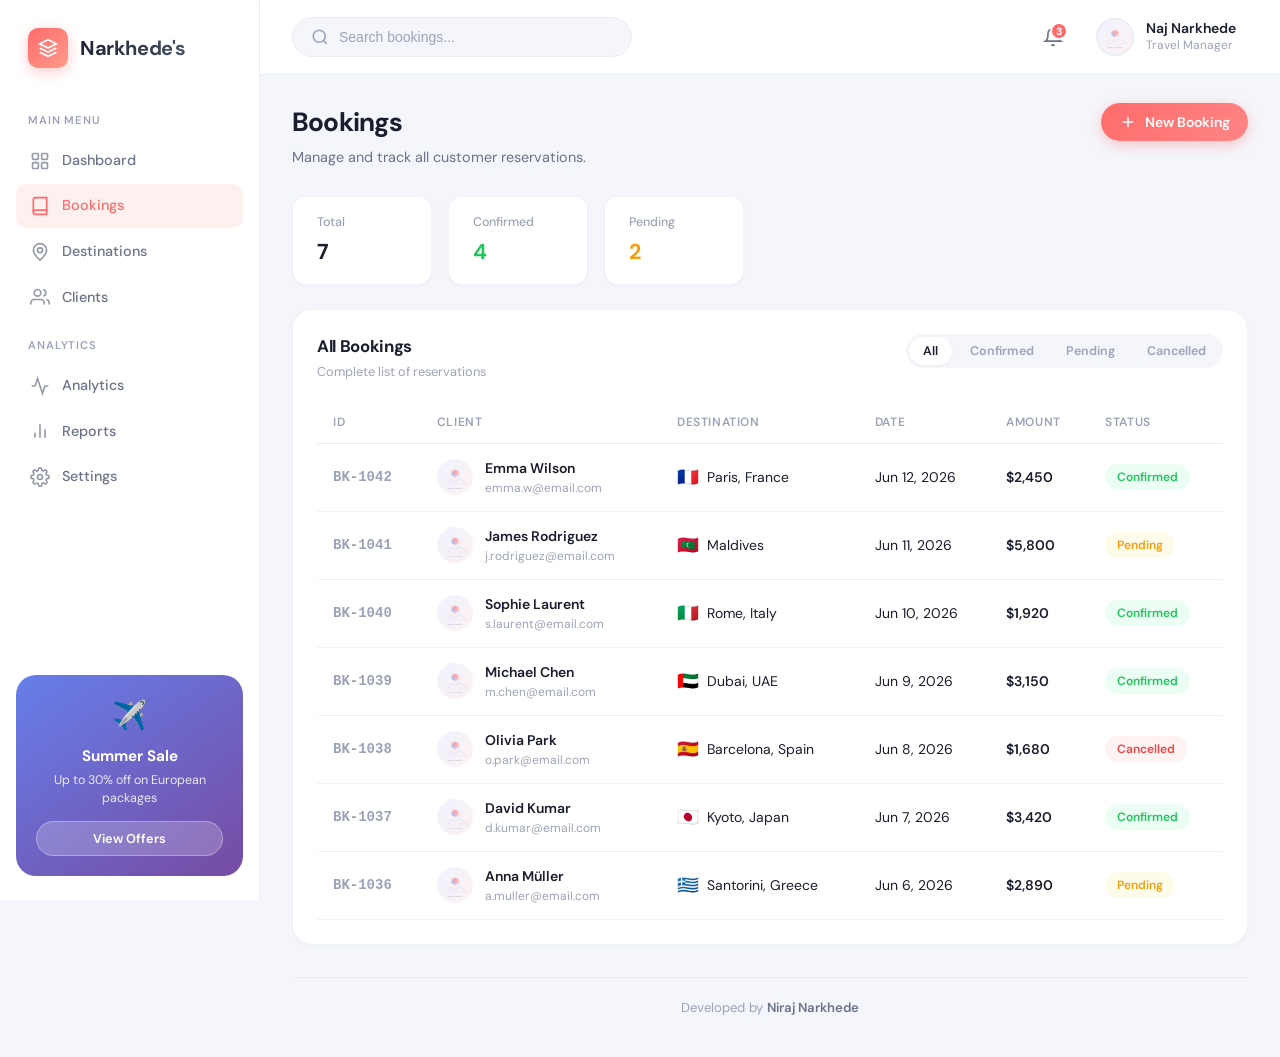
<file: pages/bookings.html>
<!DOCTYPE html>
<html lang="en">
<head>
    <meta charset="UTF-8">
    <meta name="viewport" content="width=device-width, initial-scale=1.0">
    <meta name="base-path" content="../">
    <title>Bookings — Narkhede Travels</title>
    <link rel="preconnect" href="https://fonts.googleapis.com">
    <link rel="preconnect" href="https://fonts.gstatic.com" crossorigin>
    <link href="https://fonts.googleapis.com/css2?family=DM+Sans:ital,opsz,wght@0,9..40,300;0,9..40,400;0,9..40,500;0,9..40,600;0,9..40,700&display=swap" rel="stylesheet">
    <link rel="stylesheet" href="../css/style.css">
</head>
<body>
    <div class="app">
        <aside class="sidebar">
            <a href="../index.html" class="logo">
                <div class="logo-icon"><svg viewBox="0 0 24 24" fill="none" stroke="currentColor" stroke-width="2"><path d="M12 2L2 7l10 5 10-5-10-5z"/><path d="M2 17l10 5 10-5"/><path d="M2 12l10 5 10-5"/></svg></div>
                <span class="logo-text">Narkhede's</span>
            </a>
            <nav class="nav">
                <p class="nav-label">Main Menu</p>
                <a href="../index.html" class="nav-item"><svg viewBox="0 0 24 24" fill="none" stroke="currentColor" stroke-width="2"><rect x="3" y="3" width="7" height="7" rx="1"/><rect x="14" y="3" width="7" height="7" rx="1"/><rect x="3" y="14" width="7" height="7" rx="1"/><rect x="14" y="14" width="7" height="7" rx="1"/></svg>Dashboard</a>
                <a href="bookings.html" class="nav-item active"><svg viewBox="0 0 24 24" fill="none" stroke="currentColor" stroke-width="2"><path d="M4 19.5A2.5 2.5 0 016.5 17H20"/><path d="M6.5 2H20v20H6.5A2.5 2.5 0 014 19.5v-15A2.5 2.5 0 016.5 2z"/></svg>Bookings</a>
                <a href="destinations.html" class="nav-item"><svg viewBox="0 0 24 24" fill="none" stroke="currentColor" stroke-width="2"><circle cx="12" cy="10" r="3"/><path d="M12 21.7C17.3 17 20 13 20 10a8 8 0 10-16 0c0 3 2.7 7 8 11.7z"/></svg>Destinations</a>
                <a href="clients.html" class="nav-item"><svg viewBox="0 0 24 24" fill="none" stroke="currentColor" stroke-width="2"><path d="M17 21v-2a4 4 0 00-4-4H5a4 4 0 00-4 4v2"/><circle cx="9" cy="7" r="4"/><path d="M23 21v-2a4 4 0 00-3-3.87"/><path d="M16 3.13a4 4 0 010 7.75"/></svg>Clients</a>
                <p class="nav-label">Analytics</p>
                <a href="analytics.html" class="nav-item"><svg viewBox="0 0 24 24" fill="none" stroke="currentColor" stroke-width="2"><path d="M22 12h-4l-3 9L9 3l-3 9H2"/></svg>Analytics</a>
                <a href="reports.html" class="nav-item"><svg viewBox="0 0 24 24" fill="none" stroke="currentColor" stroke-width="2"><path d="M18 20V10"/><path d="M12 20V4"/><path d="M6 20v-6"/></svg>Reports</a>
                <a href="settings.html" class="nav-item"><svg viewBox="0 0 24 24" fill="none" stroke="currentColor" stroke-width="2"><circle cx="12" cy="12" r="3"/><path d="M19.4 15a1.65 1.65 0 00.33 1.82l.06.06a2 2 0 010 2.83 2 2 0 01-2.83 0l-.06-.06a1.65 1.65 0 00-1.82-.33 1.65 1.65 0 00-1 1.51V21a2 2 0 01-4 0v-.09A1.65 1.65 0 009 19.4a1.65 1.65 0 00-1.82.33l-.06.06a2 2 0 01-2.83 0 2 2 0 010-2.83l.06-.06A1.65 1.65 0 004.68 15a1.65 1.65 0 00-1.51-1H3a2 2 0 010-4h.09A1.65 1.65 0 004.6 9a1.65 1.65 0 00-.33-1.82l-.06-.06a2 2 0 012.83-2.83l.06.06A1.65 1.65 0 009 4.68a1.65 1.65 0 001-1.51V3a2 2 0 014 0v.09a1.65 1.65 0 001 1.51 1.65 1.65 0 001.82-.33l.06-.06a2 2 0 012.83 2.83l-.06.06A1.65 1.65 0 0019.4 9a1.65 1.65 0 001.51 1H21a2 2 0 010 4h-.09a1.65 1.65 0 00-1.51 1z"/></svg>Settings</a>
            </nav>
            <div class="sidebar-promo">
                <div class="promo-icon">✈️</div>
                <p class="promo-title">Summer Sale</p>
                <p class="promo-text">Up to 30% off on European packages</p>
                <button class="promo-btn" id="btnViewOffers">View Offers</button>
            </div>
        </aside>

        <main class="main">
            <header class="header">
                <div class="header-left">
                    <button class="menu-toggle" aria-label="Toggle menu"><svg viewBox="0 0 24 24" fill="none" stroke="currentColor" stroke-width="2"><path d="M3 12h18M3 6h18M3 18h18"/></svg></button>
                    <div class="search-box"><svg viewBox="0 0 24 24" fill="none" stroke="currentColor" stroke-width="2"><circle cx="11" cy="11" r="8"/><path d="M21 21l-4.35-4.35"/></svg><input type="text" id="pageSearch" placeholder="Search bookings..."></div>
                </div>
                <div class="header-right">
                    <button class="icon-btn" aria-label="Notifications"><svg viewBox="0 0 24 24" fill="none" stroke="currentColor" stroke-width="2"><path d="M18 8A6 6 0 006 8c0 7-3 9-3 9h18s-3-2-3-9"/><path d="M13.73 21a2 2 0 01-3.46 0"/></svg><span class="badge">3</span></button>
                    <div class="user-profile">
                        <img src="https://images.unsplash.com/photo-1507003211169-0a1dd7228f2d?w=80&h=80&fit=crop&crop=face" alt="Naj Narkhede" onerror="this.onerror=null;this.src='../images/placeholder.svg'">
                        <div class="user-info"><span class="user-name">Naj Narkhede</span><span class="user-role">Travel Manager</span></div>
                    </div>
                </div>
            </header>

            <div class="content">
                <div class="page-header">
                    <div><h1>Bookings</h1><p class="subtitle">Manage and track all customer reservations.</p></div>
                    <div class="page-actions"><button class="btn btn-primary" id="btnNewBooking"><svg viewBox="0 0 24 24" fill="none" stroke="currentColor" stroke-width="2"><line x1="12" y1="5" x2="12" y2="19"/><line x1="5" y1="12" x2="19" y2="12"/></svg>New Booking</button></div>
                </div>

                <div class="mini-stats">
                    <div class="mini-stat"><span class="mini-stat-label">Total</span><span class="mini-stat-value" id="statTotal">0</span></div>
                    <div class="mini-stat"><span class="mini-stat-label">Confirmed</span><span class="mini-stat-value text-success" id="statConfirmed">0</span></div>
                    <div class="mini-stat"><span class="mini-stat-label">Pending</span><span class="mini-stat-value text-warning" id="statPending">0</span></div>
                </div>

                <div class="card">
                    <div class="card-header">
                        <div><h2>All Bookings</h2><p class="card-subtitle">Complete list of reservations</p></div>
                        <div class="table-filters" id="bookingFilters">
                            <button class="filter-btn active" data-filter="all">All</button>
                            <button class="filter-btn" data-filter="confirmed">Confirmed</button>
                            <button class="filter-btn" data-filter="pending">Pending</button>
                            <button class="filter-btn" data-filter="cancelled">Cancelled</button>
                        </div>
                    </div>
                    <div class="table-wrapper">
                        <table class="bookings-table">
                            <thead><tr><th>ID</th><th>Client</th><th>Destination</th><th>Date</th><th>Amount</th><th>Status</th></tr></thead>
                            <tbody id="bookingsTable"></tbody>
                        </table>
                    </div>
                </div>

                <footer class="dashboard-footer"><p>Developed by <span>Niraj Narkhede</span></p></footer>
            </div>
        </main>
    </div>

    <div class="modal-overlay" id="modalOverlay" aria-hidden="true">
        <div class="modal" id="modal" role="dialog"><button class="modal-close" id="modalClose" aria-label="Close"><svg viewBox="0 0 24 24" fill="none" stroke="currentColor" stroke-width="2"><line x1="18" y1="6" x2="6" y2="18"/><line x1="6" y1="6" x2="18" y2="18"/></svg></button><div class="modal-body" id="modalBody"></div></div>
    </div>

    <script src="../js/data.js"></script>
    <script src="../js/common.js"></script>
    <script src="../js/bookings.js"></script>
</body>
</html>
</file>
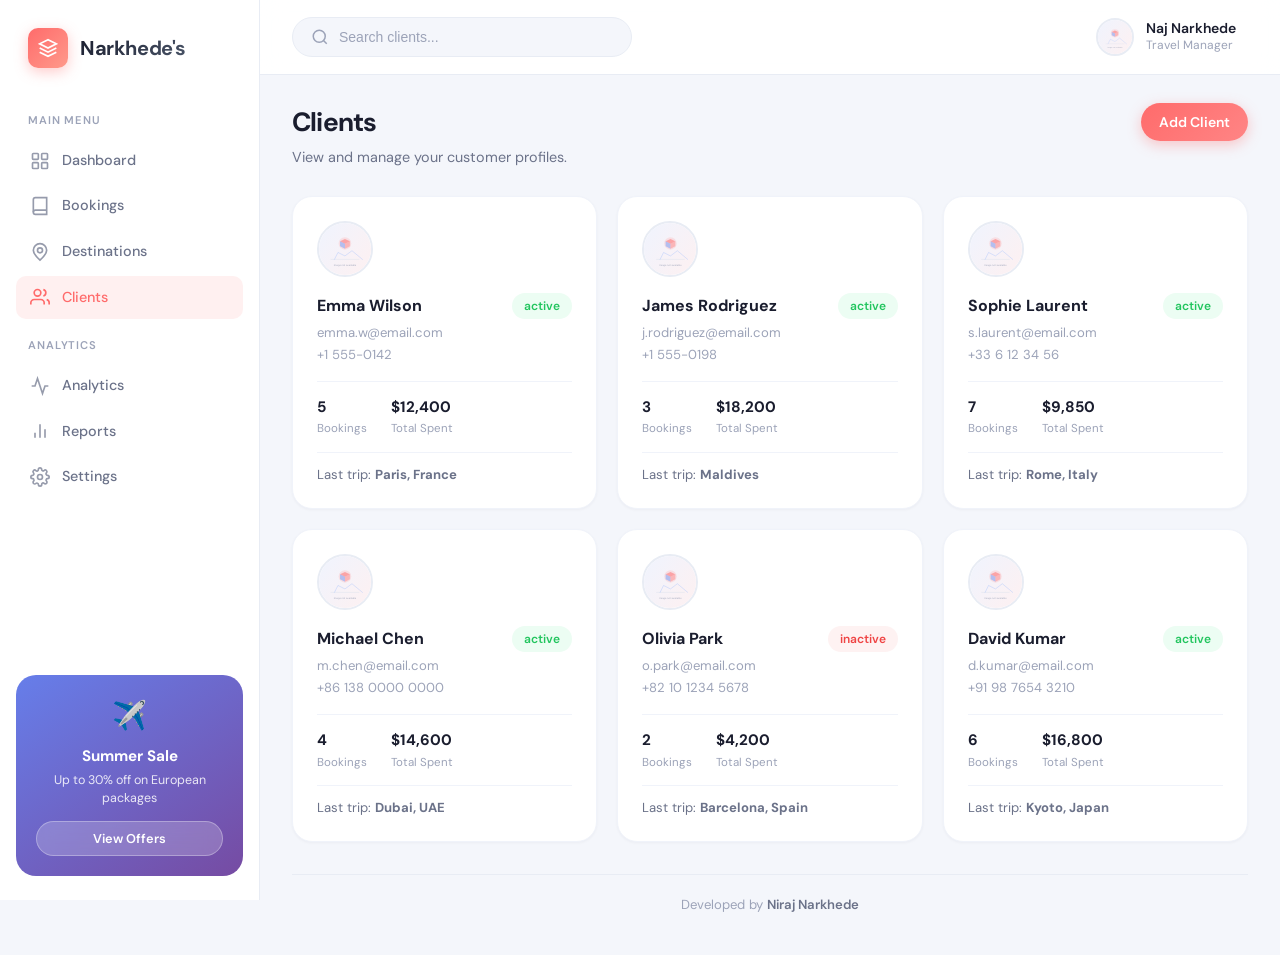
<file: pages/clients.html>
<!DOCTYPE html>
<html lang="en">
<head>
    <meta charset="UTF-8">
    <meta name="viewport" content="width=device-width, initial-scale=1.0">
    <meta name="base-path" content="../">
    <title>Clients — Narkhede Travels</title>
    <link rel="preconnect" href="https://fonts.googleapis.com">
    <link rel="preconnect" href="https://fonts.gstatic.com" crossorigin>
    <link href="https://fonts.googleapis.com/css2?family=DM+Sans:ital,opsz,wght@0,9..40,300;0,9..40,400;0,9..40,500;0,9..40,600;0,9..40,700&display=swap" rel="stylesheet">
    <link rel="stylesheet" href="../css/style.css">
</head>
<body>
    <div class="app">
        <aside class="sidebar">
            <a href="../index.html" class="logo"><div class="logo-icon"><svg viewBox="0 0 24 24" fill="none" stroke="currentColor" stroke-width="2"><path d="M12 2L2 7l10 5 10-5-10-5z"/><path d="M2 17l10 5 10-5"/><path d="M2 12l10 5 10-5"/></svg></div><span class="logo-text">Narkhede's</span></a>
            <nav class="nav">
                <p class="nav-label">Main Menu</p>
                <a href="../index.html" class="nav-item"><svg viewBox="0 0 24 24" fill="none" stroke="currentColor" stroke-width="2"><rect x="3" y="3" width="7" height="7" rx="1"/><rect x="14" y="3" width="7" height="7" rx="1"/><rect x="3" y="14" width="7" height="7" rx="1"/><rect x="14" y="14" width="7" height="7" rx="1"/></svg>Dashboard</a>
                <a href="bookings.html" class="nav-item"><svg viewBox="0 0 24 24" fill="none" stroke="currentColor" stroke-width="2"><path d="M4 19.5A2.5 2.5 0 016.5 17H20"/><path d="M6.5 2H20v20H6.5A2.5 2.5 0 014 19.5v-15A2.5 2.5 0 016.5 2z"/></svg>Bookings</a>
                <a href="destinations.html" class="nav-item"><svg viewBox="0 0 24 24" fill="none" stroke="currentColor" stroke-width="2"><circle cx="12" cy="10" r="3"/><path d="M12 21.7C17.3 17 20 13 20 10a8 8 0 10-16 0c0 3 2.7 7 8 11.7z"/></svg>Destinations</a>
                <a href="clients.html" class="nav-item active"><svg viewBox="0 0 24 24" fill="none" stroke="currentColor" stroke-width="2"><path d="M17 21v-2a4 4 0 00-4-4H5a4 4 0 00-4 4v2"/><circle cx="9" cy="7" r="4"/><path d="M23 21v-2a4 4 0 00-3-3.87"/><path d="M16 3.13a4 4 0 010 7.75"/></svg>Clients</a>
                <p class="nav-label">Analytics</p>
                <a href="analytics.html" class="nav-item"><svg viewBox="0 0 24 24" fill="none" stroke="currentColor" stroke-width="2"><path d="M22 12h-4l-3 9L9 3l-3 9H2"/></svg>Analytics</a>
                <a href="reports.html" class="nav-item"><svg viewBox="0 0 24 24" fill="none" stroke="currentColor" stroke-width="2"><path d="M18 20V10"/><path d="M12 20V4"/><path d="M6 20v-6"/></svg>Reports</a>
                <a href="settings.html" class="nav-item"><svg viewBox="0 0 24 24" fill="none" stroke="currentColor" stroke-width="2"><circle cx="12" cy="12" r="3"/><path d="M19.4 15a1.65 1.65 0 00.33 1.82l.06.06a2 2 0 010 2.83 2 2 0 01-2.83 0l-.06-.06a1.65 1.65 0 00-1.82-.33 1.65 1.65 0 00-1 1.51V21a2 2 0 01-4 0v-.09A1.65 1.65 0 009 19.4a1.65 1.65 0 00-1.82.33l-.06.06a2 2 0 01-2.83 0 2 2 0 010-2.83l.06-.06A1.65 1.65 0 004.68 15a1.65 1.65 0 00-1.51-1H3a2 2 0 010-4h.09A1.65 1.65 0 004.6 9a1.65 1.65 0 00-.33-1.82l-.06-.06a2 2 0 012.83-2.83l.06.06A1.65 1.65 0 009 4.68a1.65 1.65 0 001-1.51V3a2 2 0 014 0v.09a1.65 1.65 0 001 1.51 1.65 1.65 0 001.82-.33l.06-.06a2 2 0 012.83 2.83l-.06.06A1.65 1.65 0 0019.4 9a1.65 1.65 0 001.51 1H21a2 2 0 010 4h-.09a1.65 1.65 0 00-1.51 1z"/></svg>Settings</a>
            </nav>
            <div class="sidebar-promo"><div class="promo-icon">✈️</div><p class="promo-title">Summer Sale</p><p class="promo-text">Up to 30% off on European packages</p><button class="promo-btn" id="btnViewOffers">View Offers</button></div>
        </aside>

        <main class="main">
            <header class="header">
                <div class="header-left">
                    <button class="menu-toggle" aria-label="Toggle menu"><svg viewBox="0 0 24 24" fill="none" stroke="currentColor" stroke-width="2"><path d="M3 12h18M3 6h18M3 18h18"/></svg></button>
                    <div class="search-box"><svg viewBox="0 0 24 24" fill="none" stroke="currentColor" stroke-width="2"><circle cx="11" cy="11" r="8"/><path d="M21 21l-4.35-4.35"/></svg><input type="text" id="pageSearch" placeholder="Search clients..."></div>
                </div>
                <div class="header-right">
                    <div class="user-profile"><img src="https://images.unsplash.com/photo-1507003211169-0a1dd7228f2d?w=80&h=80&fit=crop&crop=face" alt="Naj Narkhede" onerror="this.onerror=null;this.src='../images/placeholder.svg'"><div class="user-info"><span class="user-name">Naj Narkhede</span><span class="user-role">Travel Manager</span></div></div>
                </div>
            </header>

            <div class="content">
                <div class="page-header">
                    <div><h1>Clients</h1><p class="subtitle">View and manage your customer profiles.</p></div>
                    <div class="page-actions"><button class="btn btn-primary" id="btnAddClient">Add Client</button></div>
                </div>

                <div class="clients-grid" id="clientsGrid"></div>
                <footer class="dashboard-footer"><p>Developed by <span>Niraj Narkhede</span></p></footer>
            </div>
        </main>
    </div>

    <div class="modal-overlay" id="modalOverlay" aria-hidden="true">
        <div class="modal" id="modal"><button class="modal-close" id="modalClose" aria-label="Close"><svg viewBox="0 0 24 24" fill="none" stroke="currentColor" stroke-width="2"><line x1="18" y1="6" x2="6" y2="18"/><line x1="6" y1="6" x2="18" y2="18"/></svg></button><div class="modal-body" id="modalBody"></div></div>
    </div>

    <script src="../js/data.js"></script>
    <script src="../js/common.js"></script>
    <script src="../js/clients.js"></script>
</body>
</html>
</file>
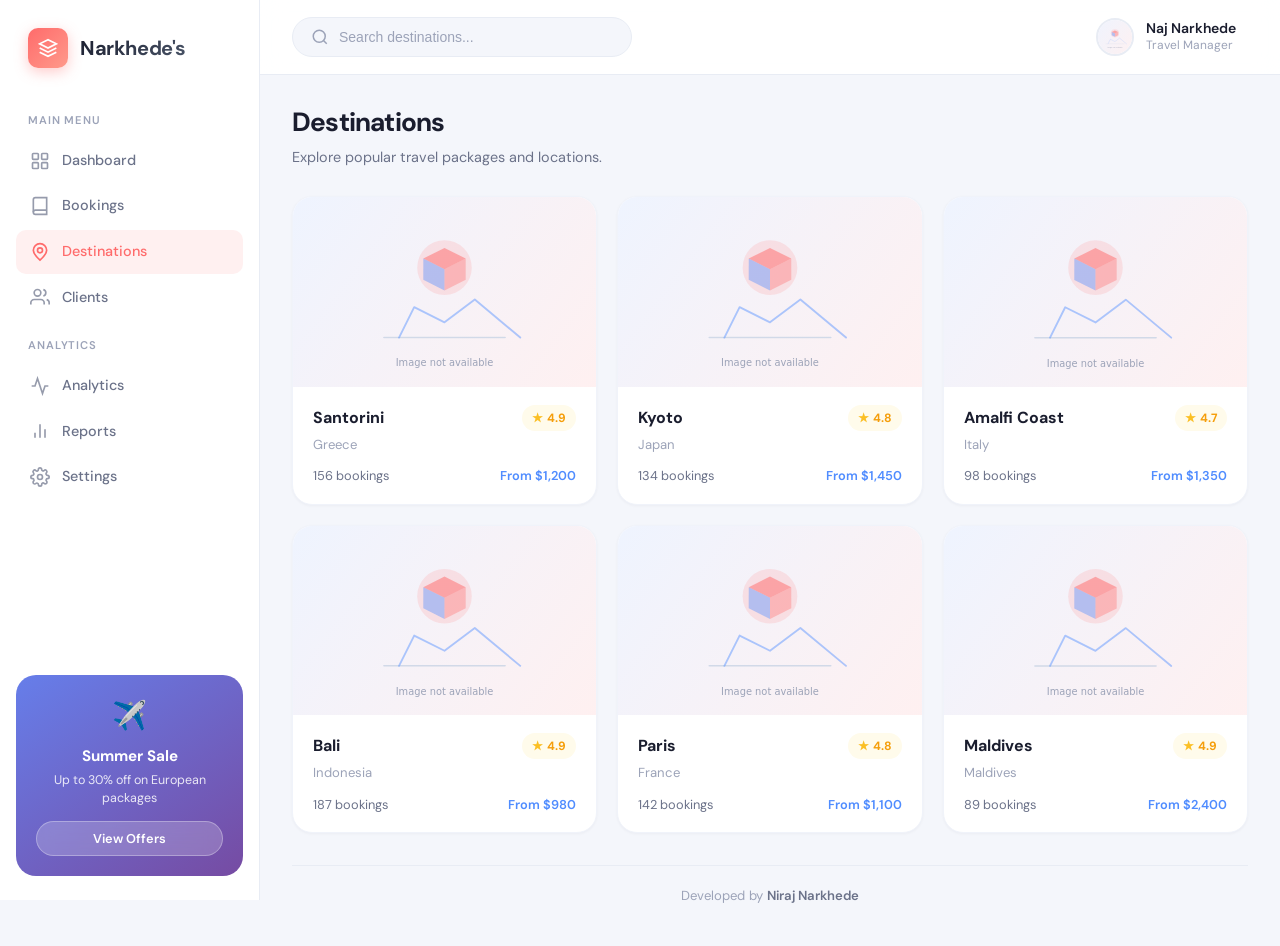
<file: pages/destinations.html>
<!DOCTYPE html>
<html lang="en">
<head>
    <meta charset="UTF-8">
    <meta name="viewport" content="width=device-width, initial-scale=1.0">
    <meta name="base-path" content="../">
    <title>Destinations — Narkhede Travels</title>
    <link rel="preconnect" href="https://fonts.googleapis.com">
    <link rel="preconnect" href="https://fonts.gstatic.com" crossorigin>
    <link href="https://fonts.googleapis.com/css2?family=DM+Sans:ital,opsz,wght@0,9..40,300;0,9..40,400;0,9..40,500;0,9..40,600;0,9..40,700&display=swap" rel="stylesheet">
    <link rel="stylesheet" href="../css/style.css">
</head>
<body>
    <div class="app">
        <aside class="sidebar">
            <a href="../index.html" class="logo"><div class="logo-icon"><svg viewBox="0 0 24 24" fill="none" stroke="currentColor" stroke-width="2"><path d="M12 2L2 7l10 5 10-5-10-5z"/><path d="M2 17l10 5 10-5"/><path d="M2 12l10 5 10-5"/></svg></div><span class="logo-text">Narkhede's</span></a>
            <nav class="nav">
                <p class="nav-label">Main Menu</p>
                <a href="../index.html" class="nav-item"><svg viewBox="0 0 24 24" fill="none" stroke="currentColor" stroke-width="2"><rect x="3" y="3" width="7" height="7" rx="1"/><rect x="14" y="3" width="7" height="7" rx="1"/><rect x="3" y="14" width="7" height="7" rx="1"/><rect x="14" y="14" width="7" height="7" rx="1"/></svg>Dashboard</a>
                <a href="bookings.html" class="nav-item"><svg viewBox="0 0 24 24" fill="none" stroke="currentColor" stroke-width="2"><path d="M4 19.5A2.5 2.5 0 016.5 17H20"/><path d="M6.5 2H20v20H6.5A2.5 2.5 0 014 19.5v-15A2.5 2.5 0 016.5 2z"/></svg>Bookings</a>
                <a href="destinations.html" class="nav-item active"><svg viewBox="0 0 24 24" fill="none" stroke="currentColor" stroke-width="2"><circle cx="12" cy="10" r="3"/><path d="M12 21.7C17.3 17 20 13 20 10a8 8 0 10-16 0c0 3 2.7 7 8 11.7z"/></svg>Destinations</a>
                <a href="clients.html" class="nav-item"><svg viewBox="0 0 24 24" fill="none" stroke="currentColor" stroke-width="2"><path d="M17 21v-2a4 4 0 00-4-4H5a4 4 0 00-4 4v2"/><circle cx="9" cy="7" r="4"/><path d="M23 21v-2a4 4 0 00-3-3.87"/><path d="M16 3.13a4 4 0 010 7.75"/></svg>Clients</a>
                <p class="nav-label">Analytics</p>
                <a href="analytics.html" class="nav-item"><svg viewBox="0 0 24 24" fill="none" stroke="currentColor" stroke-width="2"><path d="M22 12h-4l-3 9L9 3l-3 9H2"/></svg>Analytics</a>
                <a href="reports.html" class="nav-item"><svg viewBox="0 0 24 24" fill="none" stroke="currentColor" stroke-width="2"><path d="M18 20V10"/><path d="M12 20V4"/><path d="M6 20v-6"/></svg>Reports</a>
                <a href="settings.html" class="nav-item"><svg viewBox="0 0 24 24" fill="none" stroke="currentColor" stroke-width="2"><circle cx="12" cy="12" r="3"/><path d="M19.4 15a1.65 1.65 0 00.33 1.82l.06.06a2 2 0 010 2.83 2 2 0 01-2.83 0l-.06-.06a1.65 1.65 0 00-1.82-.33 1.65 1.65 0 00-1 1.51V21a2 2 0 01-4 0v-.09A1.65 1.65 0 009 19.4a1.65 1.65 0 00-1.82.33l-.06.06a2 2 0 01-2.83 0 2 2 0 010-2.83l.06-.06A1.65 1.65 0 004.68 15a1.65 1.65 0 00-1.51-1H3a2 2 0 010-4h.09A1.65 1.65 0 004.6 9a1.65 1.65 0 00-.33-1.82l-.06-.06a2 2 0 012.83-2.83l.06.06A1.65 1.65 0 009 4.68a1.65 1.65 0 001-1.51V3a2 2 0 014 0v.09a1.65 1.65 0 001 1.51 1.65 1.65 0 001.82-.33l.06-.06a2 2 0 012.83 2.83l-.06.06A1.65 1.65 0 0019.4 9a1.65 1.65 0 001.51 1H21a2 2 0 010 4h-.09a1.65 1.65 0 00-1.51 1z"/></svg>Settings</a>
            </nav>
            <div class="sidebar-promo"><div class="promo-icon">✈️</div><p class="promo-title">Summer Sale</p><p class="promo-text">Up to 30% off on European packages</p><button class="promo-btn" id="btnViewOffers">View Offers</button></div>
        </aside>

        <main class="main">
            <header class="header">
                <div class="header-left">
                    <button class="menu-toggle" aria-label="Toggle menu"><svg viewBox="0 0 24 24" fill="none" stroke="currentColor" stroke-width="2"><path d="M3 12h18M3 6h18M3 18h18"/></svg></button>
                    <div class="search-box"><svg viewBox="0 0 24 24" fill="none" stroke="currentColor" stroke-width="2"><circle cx="11" cy="11" r="8"/><path d="M21 21l-4.35-4.35"/></svg><input type="text" id="pageSearch" placeholder="Search destinations..."></div>
                </div>
                <div class="header-right">
                    <div class="user-profile"><img src="https://images.unsplash.com/photo-1507003211169-0a1dd7228f2d?w=80&h=80&fit=crop&crop=face" alt="Naj Narkhede" onerror="this.onerror=null;this.src='../images/placeholder.svg'"><div class="user-info"><span class="user-name">Naj Narkhede</span><span class="user-role">Travel Manager</span></div></div>
                </div>
            </header>

            <div class="content">
                <div class="page-header">
                    <div><h1>Destinations</h1><p class="subtitle">Explore popular travel packages and locations.</p></div>
                </div>

                <div class="destinations-page-grid" id="destinationsGrid"></div>
                <footer class="dashboard-footer"><p>Developed by <span>Niraj Narkhede</span></p></footer>
            </div>
        </main>
    </div>

    <div class="modal-overlay" id="modalOverlay" aria-hidden="true">
        <div class="modal" id="modal"><button class="modal-close" id="modalClose" aria-label="Close"><svg viewBox="0 0 24 24" fill="none" stroke="currentColor" stroke-width="2"><line x1="18" y1="6" x2="6" y2="18"/><line x1="6" y1="6" x2="18" y2="18"/></svg></button><div class="modal-body" id="modalBody"></div></div>
    </div>

    <script src="../js/data.js"></script>
    <script src="../js/common.js"></script>
    <script src="../js/destinations.js"></script>
</body>
</html>
</file>
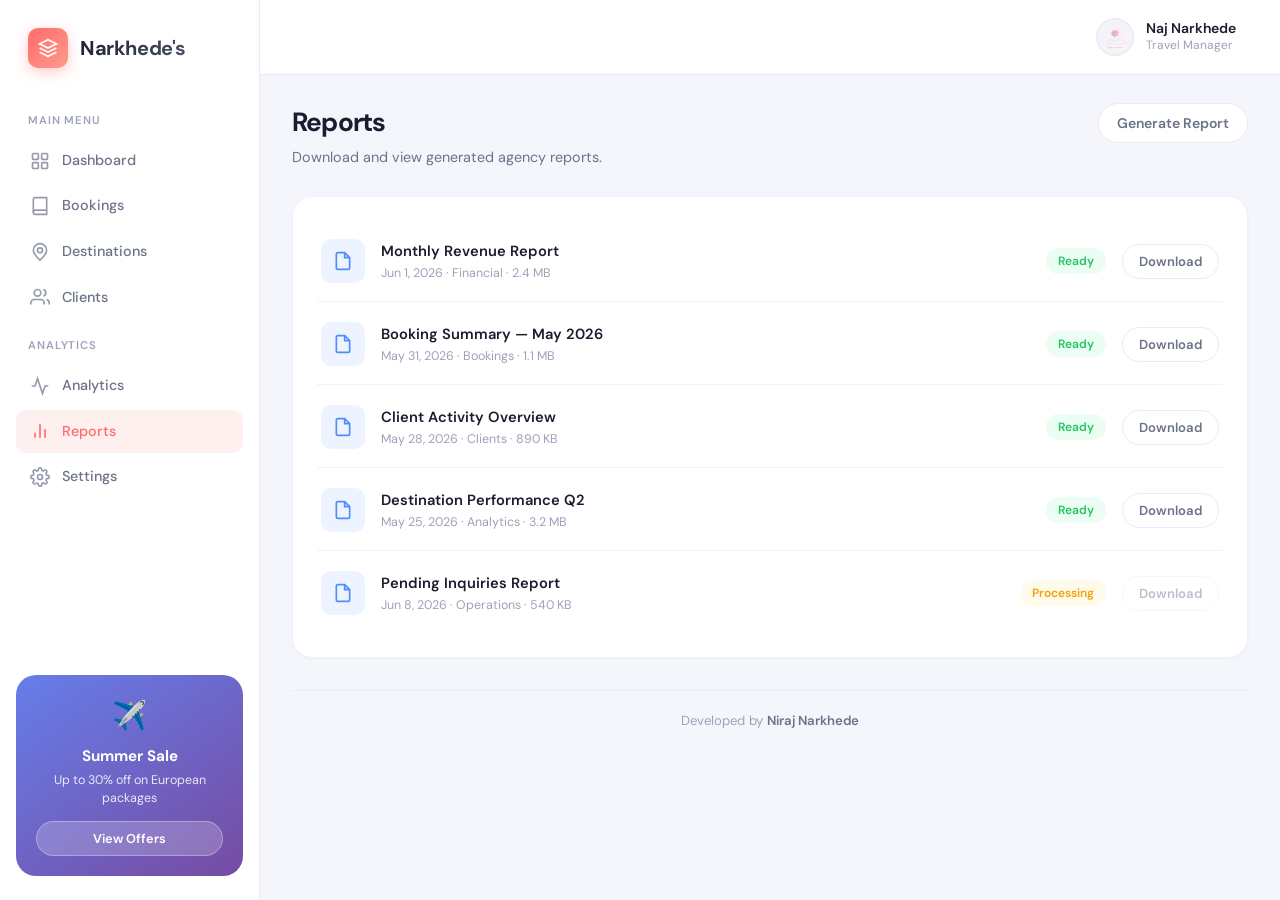
<file: pages/reports.html>
<!DOCTYPE html>
<html lang="en">
<head>
    <meta charset="UTF-8">
    <meta name="viewport" content="width=device-width, initial-scale=1.0">
    <meta name="base-path" content="../">
    <title>Reports — Narkhede Travels</title>
    <link rel="preconnect" href="https://fonts.googleapis.com">
    <link rel="preconnect" href="https://fonts.gstatic.com" crossorigin>
    <link href="https://fonts.googleapis.com/css2?family=DM+Sans:ital,opsz,wght@0,9..40,300;0,9..40,400;0,9..40,500;0,9..40,600;0,9..40,700&display=swap" rel="stylesheet">
    <link rel="stylesheet" href="../css/style.css">
</head>
<body>
    <div class="app">
        <aside class="sidebar">
            <a href="../index.html" class="logo"><div class="logo-icon"><svg viewBox="0 0 24 24" fill="none" stroke="currentColor" stroke-width="2"><path d="M12 2L2 7l10 5 10-5-10-5z"/><path d="M2 17l10 5 10-5"/><path d="M2 12l10 5 10-5"/></svg></div><span class="logo-text">Narkhede's</span></a>
            <nav class="nav">
                <p class="nav-label">Main Menu</p>
                <a href="../index.html" class="nav-item"><svg viewBox="0 0 24 24" fill="none" stroke="currentColor" stroke-width="2"><rect x="3" y="3" width="7" height="7" rx="1"/><rect x="14" y="3" width="7" height="7" rx="1"/><rect x="3" y="14" width="7" height="7" rx="1"/><rect x="14" y="14" width="7" height="7" rx="1"/></svg>Dashboard</a>
                <a href="bookings.html" class="nav-item"><svg viewBox="0 0 24 24" fill="none" stroke="currentColor" stroke-width="2"><path d="M4 19.5A2.5 2.5 0 016.5 17H20"/><path d="M6.5 2H20v20H6.5A2.5 2.5 0 014 19.5v-15A2.5 2.5 0 016.5 2z"/></svg>Bookings</a>
                <a href="destinations.html" class="nav-item"><svg viewBox="0 0 24 24" fill="none" stroke="currentColor" stroke-width="2"><circle cx="12" cy="10" r="3"/><path d="M12 21.7C17.3 17 20 13 20 10a8 8 0 10-16 0c0 3 2.7 7 8 11.7z"/></svg>Destinations</a>
                <a href="clients.html" class="nav-item"><svg viewBox="0 0 24 24" fill="none" stroke="currentColor" stroke-width="2"><path d="M17 21v-2a4 4 0 00-4-4H5a4 4 0 00-4 4v2"/><circle cx="9" cy="7" r="4"/><path d="M23 21v-2a4 4 0 00-3-3.87"/><path d="M16 3.13a4 4 0 010 7.75"/></svg>Clients</a>
                <p class="nav-label">Analytics</p>
                <a href="analytics.html" class="nav-item"><svg viewBox="0 0 24 24" fill="none" stroke="currentColor" stroke-width="2"><path d="M22 12h-4l-3 9L9 3l-3 9H2"/></svg>Analytics</a>
                <a href="reports.html" class="nav-item active"><svg viewBox="0 0 24 24" fill="none" stroke="currentColor" stroke-width="2"><path d="M18 20V10"/><path d="M12 20V4"/><path d="M6 20v-6"/></svg>Reports</a>
                <a href="settings.html" class="nav-item"><svg viewBox="0 0 24 24" fill="none" stroke="currentColor" stroke-width="2"><circle cx="12" cy="12" r="3"/><path d="M19.4 15a1.65 1.65 0 00.33 1.82l.06.06a2 2 0 010 2.83 2 2 0 01-2.83 0l-.06-.06a1.65 1.65 0 00-1.82-.33 1.65 1.65 0 00-1 1.51V21a2 2 0 01-4 0v-.09A1.65 1.65 0 009 19.4a1.65 1.65 0 00-1.82.33l-.06.06a2 2 0 01-2.83 0 2 2 0 010-2.83l.06-.06A1.65 1.65 0 004.68 15a1.65 1.65 0 00-1.51-1H3a2 2 0 010-4h.09A1.65 1.65 0 004.6 9a1.65 1.65 0 00-.33-1.82l-.06-.06a2 2 0 012.83-2.83l.06.06A1.65 1.65 0 009 4.68a1.65 1.65 0 001-1.51V3a2 2 0 014 0v.09a1.65 1.65 0 001 1.51 1.65 1.65 0 001.82-.33l.06-.06a2 2 0 012.83 2.83l-.06.06A1.65 1.65 0 0019.4 9a1.65 1.65 0 001.51 1H21a2 2 0 010 4h-.09a1.65 1.65 0 00-1.51 1z"/></svg>Settings</a>
            </nav>
            <div class="sidebar-promo"><div class="promo-icon">✈️</div><p class="promo-title">Summer Sale</p><p class="promo-text">Up to 30% off on European packages</p><button class="promo-btn" id="btnViewOffers">View Offers</button></div>
        </aside>

        <main class="main">
            <header class="header">
                <div class="header-left"><button class="menu-toggle" aria-label="Toggle menu"><svg viewBox="0 0 24 24" fill="none" stroke="currentColor" stroke-width="2"><path d="M3 12h18M3 6h18M3 18h18"/></svg></button></div>
                <div class="header-right">
                    <div class="user-profile"><img src="https://images.unsplash.com/photo-1507003211169-0a1dd7228f2d?w=80&h=80&fit=crop&crop=face" alt="Naj Narkhede" onerror="this.onerror=null;this.src='../images/placeholder.svg'"><div class="user-info"><span class="user-name">Naj Narkhede</span><span class="user-role">Travel Manager</span></div></div>
                </div>
            </header>

            <div class="content">
                <div class="page-header">
                    <div><h1>Reports</h1><p class="subtitle">Download and view generated agency reports.</p></div>
                    <div class="page-actions"><button class="btn btn-outline" id="btnGenerate">Generate Report</button></div>
                </div>

                <div class="card">
                    <div class="reports-list" id="reportsList"></div>
                </div>
                <footer class="dashboard-footer"><p>Developed by <span>Niraj Narkhede</span></p></footer>
            </div>
        </main>
    </div>

    <div class="modal-overlay" id="modalOverlay" aria-hidden="true">
        <div class="modal" id="modal"><button class="modal-close" id="modalClose" aria-label="Close"><svg viewBox="0 0 24 24" fill="none" stroke="currentColor" stroke-width="2"><line x1="18" y1="6" x2="6" y2="18"/><line x1="6" y1="6" x2="18" y2="18"/></svg></button><div class="modal-body" id="modalBody"></div></div>
    </div>

    <script src="../js/data.js"></script>
    <script src="../js/common.js"></script>
    <script src="../js/reports.js"></script>
</body>
</html>
</file>
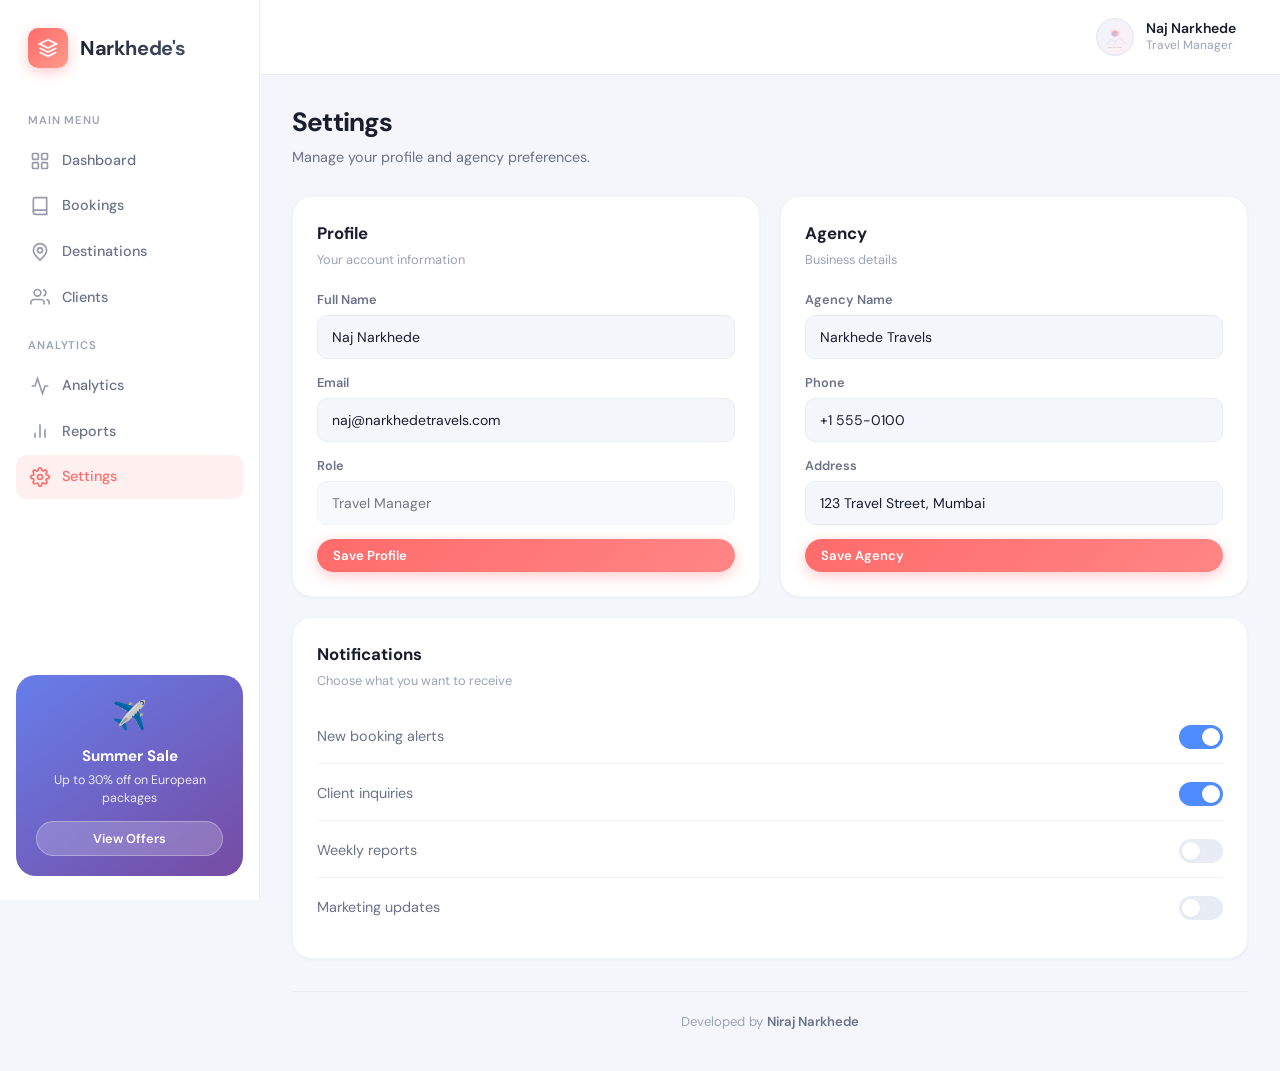
<file: pages/settings.html>
<!DOCTYPE html>
<html lang="en">
<head>
    <meta charset="UTF-8">
    <meta name="viewport" content="width=device-width, initial-scale=1.0">
    <meta name="base-path" content="../">
    <title>Settings — Narkhede Travels</title>
    <link rel="preconnect" href="https://fonts.googleapis.com">
    <link rel="preconnect" href="https://fonts.gstatic.com" crossorigin>
    <link href="https://fonts.googleapis.com/css2?family=DM+Sans:ital,opsz,wght@0,9..40,300;0,9..40,400;0,9..40,500;0,9..40,600;0,9..40,700&display=swap" rel="stylesheet">
    <link rel="stylesheet" href="../css/style.css">
</head>
<body>
    <div class="app">
        <aside class="sidebar">
            <a href="../index.html" class="logo"><div class="logo-icon"><svg viewBox="0 0 24 24" fill="none" stroke="currentColor" stroke-width="2"><path d="M12 2L2 7l10 5 10-5-10-5z"/><path d="M2 17l10 5 10-5"/><path d="M2 12l10 5 10-5"/></svg></div><span class="logo-text">Narkhede's</span></a>
            <nav class="nav">
                <p class="nav-label">Main Menu</p>
                <a href="../index.html" class="nav-item"><svg viewBox="0 0 24 24" fill="none" stroke="currentColor" stroke-width="2"><rect x="3" y="3" width="7" height="7" rx="1"/><rect x="14" y="3" width="7" height="7" rx="1"/><rect x="3" y="14" width="7" height="7" rx="1"/><rect x="14" y="14" width="7" height="7" rx="1"/></svg>Dashboard</a>
                <a href="bookings.html" class="nav-item"><svg viewBox="0 0 24 24" fill="none" stroke="currentColor" stroke-width="2"><path d="M4 19.5A2.5 2.5 0 016.5 17H20"/><path d="M6.5 2H20v20H6.5A2.5 2.5 0 014 19.5v-15A2.5 2.5 0 016.5 2z"/></svg>Bookings</a>
                <a href="destinations.html" class="nav-item"><svg viewBox="0 0 24 24" fill="none" stroke="currentColor" stroke-width="2"><circle cx="12" cy="10" r="3"/><path d="M12 21.7C17.3 17 20 13 20 10a8 8 0 10-16 0c0 3 2.7 7 8 11.7z"/></svg>Destinations</a>
                <a href="clients.html" class="nav-item"><svg viewBox="0 0 24 24" fill="none" stroke="currentColor" stroke-width="2"><path d="M17 21v-2a4 4 0 00-4-4H5a4 4 0 00-4 4v2"/><circle cx="9" cy="7" r="4"/><path d="M23 21v-2a4 4 0 00-3-3.87"/><path d="M16 3.13a4 4 0 010 7.75"/></svg>Clients</a>
                <p class="nav-label">Analytics</p>
                <a href="analytics.html" class="nav-item"><svg viewBox="0 0 24 24" fill="none" stroke="currentColor" stroke-width="2"><path d="M22 12h-4l-3 9L9 3l-3 9H2"/></svg>Analytics</a>
                <a href="reports.html" class="nav-item"><svg viewBox="0 0 24 24" fill="none" stroke="currentColor" stroke-width="2"><path d="M18 20V10"/><path d="M12 20V4"/><path d="M6 20v-6"/></svg>Reports</a>
                <a href="settings.html" class="nav-item active"><svg viewBox="0 0 24 24" fill="none" stroke="currentColor" stroke-width="2"><circle cx="12" cy="12" r="3"/><path d="M19.4 15a1.65 1.65 0 00.33 1.82l.06.06a2 2 0 010 2.83 2 2 0 01-2.83 0l-.06-.06a1.65 1.65 0 00-1.82-.33 1.65 1.65 0 00-1 1.51V21a2 2 0 01-4 0v-.09A1.65 1.65 0 009 19.4a1.65 1.65 0 00-1.82.33l-.06.06a2 2 0 01-2.83 0 2 2 0 010-2.83l.06-.06A1.65 1.65 0 004.68 15a1.65 1.65 0 00-1.51-1H3a2 2 0 010-4h.09A1.65 1.65 0 004.6 9a1.65 1.65 0 00-.33-1.82l-.06-.06a2 2 0 012.83-2.83l.06.06A1.65 1.65 0 009 4.68a1.65 1.65 0 001-1.51V3a2 2 0 014 0v.09a1.65 1.65 0 001 1.51 1.65 1.65 0 001.82-.33l.06-.06a2 2 0 012.83 2.83l-.06.06A1.65 1.65 0 0019.4 9a1.65 1.65 0 001.51 1H21a2 2 0 010 4h-.09a1.65 1.65 0 00-1.51 1z"/></svg>Settings</a>
            </nav>
            <div class="sidebar-promo"><div class="promo-icon">✈️</div><p class="promo-title">Summer Sale</p><p class="promo-text">Up to 30% off on European packages</p><button class="promo-btn" id="btnViewOffers">View Offers</button></div>
        </aside>

        <main class="main">
            <header class="header">
                <div class="header-left"><button class="menu-toggle" aria-label="Toggle menu"><svg viewBox="0 0 24 24" fill="none" stroke="currentColor" stroke-width="2"><path d="M3 12h18M3 6h18M3 18h18"/></svg></button></div>
                <div class="header-right">
                    <div class="user-profile"><img src="https://images.unsplash.com/photo-1507003211169-0a1dd7228f2d?w=80&h=80&fit=crop&crop=face" alt="Naj Narkhede" onerror="this.onerror=null;this.src='../images/placeholder.svg'"><div class="user-info"><span class="user-name">Naj Narkhede</span><span class="user-role">Travel Manager</span></div></div>
                </div>
            </header>

            <div class="content">
                <div class="page-header">
                    <div><h1>Settings</h1><p class="subtitle">Manage your profile and agency preferences.</p></div>
                </div>

                <div class="settings-grid">
                    <div class="card settings-card">
                        <h2>Profile</h2>
                        <p class="card-subtitle">Your account information</p>
                        <form class="settings-form" id="profileForm">
                            <div class="form-group"><label>Full Name</label><input type="text" value="Naj Narkhede"></div>
                            <div class="form-group"><label>Email</label><input type="email" value="naj@narkhedetravels.com"></div>
                            <div class="form-group"><label>Role</label><input type="text" value="Travel Manager" disabled></div>
                            <button type="submit" class="btn btn-primary btn-sm">Save Profile</button>
                        </form>
                    </div>

                    <div class="card settings-card">
                        <h2>Agency</h2>
                        <p class="card-subtitle">Business details</p>
                        <form class="settings-form" id="agencyForm">
                            <div class="form-group"><label>Agency Name</label><input type="text" value="Narkhede Travels"></div>
                            <div class="form-group"><label>Phone</label><input type="tel" value="+1 555-0100"></div>
                            <div class="form-group"><label>Address</label><input type="text" value="123 Travel Street, Mumbai"></div>
                            <button type="submit" class="btn btn-primary btn-sm">Save Agency</button>
                        </form>
                    </div>

                    <div class="card settings-card">
                        <h2>Notifications</h2>
                        <p class="card-subtitle">Choose what you want to receive</p>
                        <div class="toggle-list">
                            <label class="toggle-row"><span>New booking alerts</span><input type="checkbox" checked><span class="toggle-switch"></span></label>
                            <label class="toggle-row"><span>Client inquiries</span><input type="checkbox" checked><span class="toggle-switch"></span></label>
                            <label class="toggle-row"><span>Weekly reports</span><input type="checkbox"><span class="toggle-switch"></span></label>
                            <label class="toggle-row"><span>Marketing updates</span><input type="checkbox"><span class="toggle-switch"></span></label>
                        </div>
                    </div>
                </div>

                <footer class="dashboard-footer"><p>Developed by <span>Niraj Narkhede</span></p></footer>
            </div>
        </main>
    </div>

    <div class="modal-overlay" id="modalOverlay" aria-hidden="true">
        <div class="modal" id="modal"><button class="modal-close" id="modalClose" aria-label="Close"><svg viewBox="0 0 24 24" fill="none" stroke="currentColor" stroke-width="2"><line x1="18" y1="6" x2="6" y2="18"/><line x1="6" y1="6" x2="18" y2="18"/></svg></button><div class="modal-body" id="modalBody"></div></div>
    </div>

    <script src="../js/common.js"></script>
    <script src="../js/settings.js"></script>
</body>
</html>
</file>
<file: css/style.css>
/* ===== Variables ===== */
:root {
    --bg: #f4f6fb;
    --surface: #ffffff;
    --sidebar-bg: #ffffff;
    --text-primary: #1a1d2e;
    --text-secondary: #6b7289;
    --text-muted: #9ca3b8;
    --border: #e8ecf4;
    --border-light: #f0f3fa;

    --accent: #ff6b6b;
    --accent-soft: #fff0f0;
    --accent-hover: #ff5252;

    --blue: #4f8cff;
    --blue-soft: #eef4ff;
    --teal: #2dd4bf;
    --teal-soft: #ecfdf8;
    --purple: #a78bfa;
    --purple-soft: #f3f0ff;
    --coral: #ff8a65;
    --coral-soft: #fff3ee;

    --success: #22c55e;
    --success-soft: #ecfdf3;
    --warning: #f59e0b;
    --warning-soft: #fffbeb;
    --danger: #ef4444;
    --danger-soft: #fef2f2;

    --shadow-sm: 0 1px 3px rgba(26, 29, 46, 0.04);
    --shadow-md: 0 4px 20px rgba(26, 29, 46, 0.06);
    --shadow-lg: 0 8px 40px rgba(26, 29, 46, 0.08);

    --radius-sm: 10px;
    --radius-md: 14px;
    --radius-lg: 20px;
    --radius-xl: 24px;

    --sidebar-width: 260px;
    --header-height: 72px;
    --transition: 0.25s cubic-bezier(0.4, 0, 0.2, 1);
    --ease-soft: cubic-bezier(0.25, 0.46, 0.45, 0.94);
}

/* ===== Reset ===== */
*, *::before, *::after {
    margin: 0;
    padding: 0;
    box-sizing: border-box;
}

html {
    scroll-behavior: smooth;
    overflow-x: clip;
}

body {
    font-family: 'DM Sans', -apple-system, BlinkMacSystemFont, sans-serif;
    background: var(--bg);
    color: var(--text-primary);
    line-height: 1.5;
    -webkit-font-smoothing: antialiased;
    overflow-x: clip;
}

body.sidebar-open {
    overflow: hidden;
}

a {
    text-decoration: none;
    color: inherit;
}

button {
    font-family: inherit;
    cursor: pointer;
    border: none;
    background: none;
}

img {
    display: block;
    max-width: 100%;
}

/* ===== Layout ===== */
.app {
    display: flex;
    min-height: 100vh;
    width: 100%;
    max-width: 100vw;
    overflow-x: clip;
}

.sidebar-backdrop {
    display: none;
    position: fixed;
    inset: 0;
    background: rgba(26, 29, 46, 0.35);
    z-index: 99;
    backdrop-filter: blur(2px);
}

.sidebar-backdrop.active {
    display: block;
}

/* ===== Sidebar ===== */
.sidebar {
    width: var(--sidebar-width);
    background: var(--sidebar-bg);
    border-right: 1px solid var(--border);
    display: flex;
    flex-direction: column;
    padding: 24px 16px;
    position: fixed;
    top: 0;
    left: 0;
    height: 100vh;
    z-index: 100;
    transition: transform var(--transition);
}

.logo {
    display: flex;
    align-items: center;
    gap: 12px;
    padding: 4px 12px 28px;
    text-decoration: none;
    color: inherit;
}

.logo-icon {
    width: 40px;
    height: 40px;
    background: linear-gradient(135deg, var(--accent) 0%, #ff9a8b 100%);
    border-radius: var(--radius-sm);
    display: flex;
    align-items: center;
    justify-content: center;
    color: white;
    box-shadow: 0 4px 14px rgba(255, 107, 107, 0.35);
}

.logo-icon svg {
    width: 20px;
    height: 20px;
}

.logo-text {
    font-size: 1.25rem;
    font-weight: 700;
    letter-spacing: -0.02em;
    background: linear-gradient(135deg, var(--text-primary) 0%, #4a5568 100%);
    -webkit-background-clip: text;
    -webkit-text-fill-color: transparent;
    background-clip: text;
}

.nav {
    flex: 1;
    display: flex;
    flex-direction: column;
    gap: 2px;
}

.nav-label {
    font-size: 0.7rem;
    font-weight: 600;
    text-transform: uppercase;
    letter-spacing: 0.08em;
    color: var(--text-muted);
    padding: 16px 12px 8px;
}

.nav-item {
    display: flex;
    align-items: center;
    gap: 12px;
    padding: 11px 14px;
    border-radius: var(--radius-sm);
    font-size: 0.9rem;
    font-weight: 500;
    color: var(--text-secondary);
    transition: all var(--transition);
}

.nav-item svg {
    width: 20px;
    height: 20px;
    flex-shrink: 0;
    opacity: 0.7;
}

.nav-item:hover {
    background: var(--border-light);
    color: var(--text-primary);
}

.nav-item.active {
    background: var(--accent-soft);
    color: var(--accent);
}

.nav-item.active svg {
    opacity: 1;
}

.sidebar-promo {
    background: linear-gradient(145deg, #667eea 0%, #764ba2 100%);
    border-radius: var(--radius-lg);
    padding: 20px;
    color: white;
    text-align: center;
    margin-top: auto;
}

.promo-icon {
    font-size: 1.75rem;
    margin-bottom: 8px;
}

.promo-title {
    font-weight: 700;
    font-size: 0.95rem;
    margin-bottom: 4px;
}

.promo-text {
    font-size: 0.78rem;
    opacity: 0.85;
    margin-bottom: 14px;
    line-height: 1.4;
}

.promo-btn {
    background: rgba(255, 255, 255, 0.2);
    backdrop-filter: blur(8px);
    color: white;
    padding: 8px 20px;
    border-radius: 50px;
    font-size: 0.8rem;
    font-weight: 600;
    border: 1px solid rgba(255, 255, 255, 0.3);
    transition: all var(--transition);
    width: 100%;
}

.promo-btn:hover {
    background: rgba(255, 255, 255, 0.3);
    transform: translateY(-1px);
}

/* ===== Main ===== */
.main {
    flex: 1;
    margin-left: var(--sidebar-width);
    min-height: 100vh;
    min-width: 0;
    max-width: 100%;
    display: flex;
    flex-direction: column;
}

/* ===== Header ===== */
.header {
    min-height: var(--header-height);
    background: var(--surface);
    border-bottom: 1px solid var(--border);
    display: flex;
    align-items: center;
    justify-content: space-between;
    flex-wrap: wrap;
    gap: 12px;
    padding: 12px 32px;
    position: sticky;
    top: 0;
    z-index: 50;
    backdrop-filter: blur(12px);
    background: rgba(255, 255, 255, 0.92);
}

.header-left {
    display: flex;
    align-items: center;
    gap: 16px;
    flex: 1;
    min-width: 0;
}

.menu-toggle {
    display: none;
    width: 40px;
    height: 40px;
    align-items: center;
    justify-content: center;
    border-radius: var(--radius-sm);
    color: var(--text-secondary);
    transition: background var(--transition);
}

.menu-toggle:hover {
    background: var(--border-light);
}

.menu-toggle svg {
    width: 22px;
    height: 22px;
}

.search-box {
    display: flex;
    align-items: center;
    gap: 10px;
    background: var(--bg);
    border: 1px solid var(--border);
    border-radius: 50px;
    padding: 10px 18px;
    width: 100%;
    max-width: 340px;
    min-width: 0;
    flex: 1;
    transition: all var(--transition);
}

.search-box:focus-within {
    border-color: var(--blue);
    box-shadow: 0 0 0 3px rgba(79, 140, 255, 0.12);
    background: var(--surface);
}

.search-box svg {
    width: 18px;
    height: 18px;
    color: var(--text-muted);
    flex-shrink: 0;
}

.search-box input {
    border: none;
    background: none;
    outline: none;
    font-size: 0.875rem;
    color: var(--text-primary);
    width: 100%;
}

.search-box input::placeholder {
    color: var(--text-muted);
}

.header-right {
    display: flex;
    align-items: center;
    gap: 8px;
}

.icon-btn {
    width: 42px;
    height: 42px;
    display: flex;
    align-items: center;
    justify-content: center;
    border-radius: 50%;
    color: var(--text-secondary);
    position: relative;
    transition: all var(--transition);
}

.icon-btn:hover {
    background: var(--border-light);
    color: var(--text-primary);
}

.icon-btn svg {
    width: 20px;
    height: 20px;
}

.badge {
    position: absolute;
    top: 6px;
    right: 6px;
    background: var(--accent);
    color: white;
    font-size: 0.65rem;
    font-weight: 700;
    width: 18px;
    height: 18px;
    border-radius: 50%;
    display: flex;
    align-items: center;
    justify-content: center;
    border: 2px solid var(--surface);
}

.user-profile {
    display: flex;
    align-items: center;
    gap: 12px;
    padding: 6px 12px 6px 6px;
    border-radius: 50px;
    margin-left: 8px;
    transition: background var(--transition);
    cursor: pointer;
}

.user-profile:hover {
    background: var(--border-light);
}

.user-profile img {
    width: 38px;
    height: 38px;
    border-radius: 50%;
    object-fit: cover;
    border: 2px solid var(--border);
}

.user-info {
    display: flex;
    flex-direction: column;
}

.user-name {
    font-size: 0.875rem;
    font-weight: 600;
    line-height: 1.2;
}

.user-role {
    font-size: 0.75rem;
    color: var(--text-muted);
}

/* ===== Content ===== */
.content {
    padding: 28px 32px 40px;
    flex: 1;
    min-width: 0;
    max-width: 100%;
}

.page-header {
    display: flex;
    align-items: flex-start;
    justify-content: space-between;
    margin-bottom: 28px;
    gap: 16px;
    flex-wrap: wrap;
}

.page-header h1 {
    font-size: 1.65rem;
    font-weight: 700;
    letter-spacing: -0.03em;
    margin-bottom: 4px;
}

.subtitle {
    color: var(--text-secondary);
    font-size: 0.9rem;
}

.page-actions {
    display: flex;
    gap: 10px;
}

.btn {
    display: inline-flex;
    align-items: center;
    gap: 8px;
    padding: 10px 18px;
    border-radius: 50px;
    font-size: 0.875rem;
    font-weight: 600;
    transition: all var(--transition);
}

.btn svg {
    width: 18px;
    height: 18px;
}

.btn-outline {
    background: var(--surface);
    border: 1px solid var(--border);
    color: var(--text-secondary);
}

.btn-outline:hover {
    border-color: var(--text-muted);
    color: var(--text-primary);
    box-shadow: var(--shadow-sm);
}

.btn-primary {
    background: linear-gradient(135deg, var(--accent) 0%, #ff8585 100%);
    color: white;
    box-shadow: 0 4px 14px rgba(255, 107, 107, 0.35);
}

.btn-primary:hover {
    transform: translateY(-1px);
    box-shadow: 0 6px 20px rgba(255, 107, 107, 0.45);
}

/* ===== Stats Grid ===== */
.stats-grid {
    display: grid;
    grid-template-columns: repeat(4, 1fr);
    gap: 20px;
    margin-bottom: 24px;
}

.stat-card {
    background: var(--surface);
    border-radius: var(--radius-lg);
    padding: 22px;
    display: flex;
    align-items: flex-start;
    gap: 16px;
    border: 1px solid var(--border-light);
    box-shadow: var(--shadow-sm);
    transition: all var(--transition);
}

.stat-card:hover {
    box-shadow: var(--shadow-md);
    transform: translateY(-1px);
}

.stat-icon {
    width: 48px;
    height: 48px;
    border-radius: var(--radius-md);
    display: flex;
    align-items: center;
    justify-content: center;
    flex-shrink: 0;
}

.stat-icon svg {
    width: 22px;
    height: 22px;
}

.stat-icon-blue { background: var(--blue-soft); color: var(--blue); }
.stat-icon-coral { background: var(--coral-soft); color: var(--coral); }
.stat-icon-teal { background: var(--teal-soft); color: var(--teal); }
.stat-icon-purple { background: var(--purple-soft); color: var(--purple); }

.stat-details {
    display: flex;
    flex-direction: column;
    gap: 2px;
    min-width: 0;
}

.stat-label {
    font-size: 0.8rem;
    color: var(--text-muted);
    font-weight: 500;
}

.stat-value {
    font-size: 1.5rem;
    font-weight: 700;
    letter-spacing: -0.02em;
    line-height: 1.2;
}

.stat-change {
    font-size: 0.75rem;
    font-weight: 500;
    margin-top: 2px;
}

.stat-change.positive { color: var(--success); }
.stat-change.negative { color: var(--danger); }

/* ===== Cards ===== */
.card {
    background: var(--surface);
    border-radius: var(--radius-lg);
    border: 1px solid var(--border-light);
    box-shadow: var(--shadow-sm);
    padding: 24px;
}

.card-header {
    display: flex;
    align-items: flex-start;
    justify-content: space-between;
    margin-bottom: 20px;
    gap: 12px;
    flex-wrap: wrap;
}

.card-header h2 {
    font-size: 1.05rem;
    font-weight: 700;
    letter-spacing: -0.02em;
}

.card-subtitle {
    font-size: 0.8rem;
    color: var(--text-muted);
    margin-top: 2px;
}

.link {
    font-size: 0.82rem;
    font-weight: 600;
    color: var(--blue);
    white-space: nowrap;
    transition: color var(--transition);
}

.link:hover {
    color: var(--accent);
}

/* ===== Grid Layouts ===== */
.grid-2-1 {
    display: grid;
    grid-template-columns: 2fr 1fr;
    gap: 20px;
    margin-bottom: 24px;
}

.grid-1-1 {
    display: grid;
    grid-template-columns: 1.4fr 1fr;
    gap: 20px;
}

/* ===== Chart ===== */
.chart-tabs {
    display: flex;
    background: var(--bg);
    border-radius: 50px;
    padding: 3px;
    gap: 2px;
}

.chart-tab {
    padding: 6px 16px;
    border-radius: 50px;
    font-size: 0.78rem;
    font-weight: 600;
    color: var(--text-muted);
    transition: all var(--transition);
}

.chart-tab.active {
    background: var(--surface);
    color: var(--text-primary);
    box-shadow: var(--shadow-sm);
}

.chart-container {
    padding-top: 8px;
    position: relative;
    height: 260px;
}

.chart-container canvas {
    width: 100% !important;
    height: 100% !important;
}

/* ===== Upcoming Tours ===== */
.upcoming-list {
    display: flex;
    flex-direction: column;
    gap: 12px;
}

.upcoming-item {
    display: flex;
    align-items: center;
    gap: 14px;
    padding: 12px;
    border-radius: var(--radius-md);
    background: var(--bg);
    transition: all var(--transition);
    cursor: pointer;
}

.upcoming-item:hover {
    background: var(--border-light);
    transform: translateX(2px);
}

.upcoming-thumb {
    width: 48px;
    height: 48px;
    border-radius: var(--radius-sm);
    object-fit: cover;
    flex-shrink: 0;
}

.upcoming-info {
    flex: 1;
    min-width: 0;
}

.upcoming-name {
    font-size: 0.875rem;
    font-weight: 600;
    white-space: nowrap;
    overflow: hidden;
    text-overflow: ellipsis;
}

.upcoming-meta {
    font-size: 0.75rem;
    color: var(--text-muted);
    margin-top: 2px;
}

.upcoming-date {
    font-size: 0.75rem;
    font-weight: 600;
    color: var(--blue);
    white-space: nowrap;
    background: var(--blue-soft);
    padding: 4px 10px;
    border-radius: 50px;
}

/* ===== Bookings Table ===== */
.table-filters {
    display: flex;
    gap: 4px;
    background: var(--bg);
    border-radius: 50px;
    padding: 3px;
}

.filter-btn {
    padding: 6px 14px;
    border-radius: 50px;
    font-size: 0.78rem;
    font-weight: 600;
    color: var(--text-muted);
    transition: all var(--transition);
}

.filter-btn.active {
    background: var(--surface);
    color: var(--text-primary);
    box-shadow: var(--shadow-sm);
}

.table-wrapper {
    overflow-x: auto;
    -webkit-overflow-scrolling: touch;
    max-width: 100%;
}

.bookings-table {
    width: 100%;
    min-width: 640px;
    border-collapse: collapse;
}

.bookings-table th {
    text-align: left;
    font-size: 0.75rem;
    font-weight: 600;
    text-transform: uppercase;
    letter-spacing: 0.05em;
    color: var(--text-muted);
    padding: 12px 16px;
    border-bottom: 1px solid var(--border);
}

.bookings-table td {
    padding: 14px 16px;
    font-size: 0.875rem;
    border-bottom: 1px solid var(--border-light);
    vertical-align: middle;
}

.bookings-table tbody tr {
    transition: background var(--transition);
}

.bookings-table tbody tr:hover {
    background: var(--bg);
}

.client-cell {
    display: flex;
    align-items: center;
    gap: 12px;
}

.client-avatar {
    width: 36px;
    height: 36px;
    border-radius: 50%;
    object-fit: cover;
    flex-shrink: 0;
}

.client-name {
    font-weight: 600;
}

.client-email {
    font-size: 0.75rem;
    color: var(--text-muted);
}

.destination-cell {
    display: flex;
    align-items: center;
    gap: 8px;
}

.destination-flag {
    font-size: 1.1rem;
}

.status-badge {
    display: inline-flex;
    padding: 4px 12px;
    border-radius: 50px;
    font-size: 0.75rem;
    font-weight: 600;
}

.status-confirmed {
    background: var(--success-soft);
    color: var(--success);
}

.status-pending {
    background: var(--warning-soft);
    color: var(--warning);
}

.status-cancelled {
    background: var(--danger-soft);
    color: var(--danger);
}

.amount-cell {
    font-weight: 600;
}

/* ===== Destinations ===== */
.destinations-grid {
    display: grid;
    grid-template-columns: repeat(2, 1fr);
    gap: 14px;
}

.destination-card {
    position: relative;
    border-radius: var(--radius-md);
    overflow: hidden;
    aspect-ratio: 4/3;
    cursor: pointer;
    group: destination;
}

.destination-card img {
    width: 100%;
    height: 100%;
    object-fit: cover;
    transition: transform 0.6s var(--ease-soft);
}

.destination-card:hover img {
    transform: scale(1.04);
}

.destination-overlay {
    position: absolute;
    inset: 0;
    background: linear-gradient(to top, rgba(0, 0, 0, 0.65) 0%, transparent 60%);
    display: flex;
    flex-direction: column;
    justify-content: flex-end;
    padding: 14px;
    color: white;
}

.destination-name {
    font-weight: 700;
    font-size: 0.95rem;
}

.destination-stats {
    font-size: 0.75rem;
    opacity: 0.85;
    margin-top: 2px;
}

.destination-rating {
    position: absolute;
    top: 10px;
    right: 10px;
    background: rgba(255, 255, 255, 0.92);
    backdrop-filter: blur(8px);
    padding: 4px 10px;
    border-radius: 50px;
    font-size: 0.75rem;
    font-weight: 700;
    color: var(--text-primary);
    display: flex;
    align-items: center;
    gap: 4px;
}

.destination-rating::before {
    content: '★';
    color: #fbbf24;
}

/* ===== Responsive ===== */
@media (max-width: 1280px) {
    .stats-grid {
        grid-template-columns: repeat(2, 1fr);
    }

    .grid-2-1,
    .grid-1-1 {
        grid-template-columns: 1fr;
    }

    .destinations-page-grid,
    .clients-grid {
        grid-template-columns: repeat(2, 1fr);
    }

    .stats-grid-3 {
        grid-template-columns: repeat(3, 1fr);
    }
}

@media (max-width: 1024px) {
    .content {
        padding: 24px 20px 36px;
    }

    .header {
        padding: 12px 20px;
    }

    .search-box {
        max-width: 280px;
    }
}

@media (max-width: 768px) {
    .sidebar {
        transform: translateX(-100%);
    }

    .sidebar.open {
        transform: translateX(0);
        box-shadow: var(--shadow-lg);
    }

    .main {
        margin-left: 0;
        width: 100%;
    }

    .menu-toggle {
        display: flex;
    }

    .header {
        padding: 10px 16px;
    }

    .header-right {
        margin-left: auto;
    }

    .search-box {
        max-width: none;
        flex: 1;
    }

    .user-info {
        display: none;
    }

    .content {
        padding: 20px 16px 32px;
    }

    .page-header {
        flex-direction: column;
        align-items: stretch;
        margin-bottom: 20px;
    }

    .page-header h1 {
        font-size: 1.45rem;
    }

    .page-actions {
        width: 100%;
        flex-direction: column;
    }

    .page-actions .btn {
        flex: 1;
        justify-content: center;
        width: 100%;
    }

    .stats-grid,
    .stats-grid-3 {
        grid-template-columns: 1fr;
    }

    .stat-card {
        padding: 18px;
    }

    .stat-value {
        font-size: 1.3rem;
    }

    .destinations-grid {
        grid-template-columns: 1fr;
    }

    .destinations-page-grid,
    .clients-grid,
    .settings-grid {
        grid-template-columns: 1fr;
    }

    .card {
        padding: 16px;
    }

    .card-header {
        flex-direction: column;
        align-items: stretch;
    }

    .card-header .chart-tabs,
    .table-filters {
        width: 100%;
        overflow-x: auto;
        -webkit-overflow-scrolling: touch;
        flex-wrap: nowrap;
    }

    .filter-btn,
    .chart-tab {
        flex-shrink: 0;
    }

    .mini-stats {
        display: grid;
        grid-template-columns: repeat(3, 1fr);
        gap: 10px;
    }

    .mini-stat {
        min-width: 0;
        padding: 14px 16px;
    }

    .chart-container {
        height: 220px;
    }

    .upcoming-item {
        flex-wrap: wrap;
    }

    .upcoming-date {
        margin-left: auto;
    }

    /* Bookings table → card layout on mobile */
    .bookings-table {
        min-width: 0;
    }

    .bookings-table thead {
        display: none;
    }

    .bookings-table tbody tr {
        display: block;
        background: var(--bg);
        border-radius: var(--radius-md);
        margin-bottom: 10px;
        border: 1px solid var(--border-light);
        overflow: hidden;
    }

    .bookings-table tbody tr:hover {
        background: var(--bg);
    }

    .bookings-table td {
        display: flex;
        align-items: center;
        justify-content: space-between;
        gap: 12px;
        padding: 11px 14px;
        border-bottom: 1px solid var(--border-light);
        text-align: right;
    }

    .bookings-table td:last-child {
        border-bottom: none;
    }

    .bookings-table td::before {
        content: attr(data-label);
        font-size: 0.72rem;
        font-weight: 600;
        color: var(--text-muted);
        text-transform: uppercase;
        letter-spacing: 0.04em;
        flex-shrink: 0;
        text-align: left;
    }

    .bookings-table td.empty-cell {
        display: block;
        text-align: center;
        padding: 32px 16px;
    }

    .bookings-table td.empty-cell::before {
        display: none;
    }

    .bookings-table .client-cell {
        justify-content: flex-end;
        text-align: left;
    }

    .bookings-table .client-email {
        word-break: break-all;
    }

    .table-wrapper {
        overflow-x: visible;
        margin: 0;
    }

    .report-item {
        flex-wrap: wrap;
    }

    .modal {
        max-width: calc(100vw - 32px);
        margin: 0 auto;
    }
}

@media (max-width: 480px) {
    .header {
        flex-direction: column;
        align-items: stretch;
    }

    .header-left {
        width: 100%;
        flex-wrap: wrap;
    }

    .search-box {
        flex: 1 1 100%;
        max-width: 100%;
        width: 100%;
    }

    .header-right {
        width: 100%;
        justify-content: flex-end;
    }

    .header-right .icon-btn:nth-child(n+2) {
        display: none;
    }

    .page-header h1 {
        font-size: 1.3rem;
    }

    .subtitle {
        font-size: 0.85rem;
    }

    .mini-stats {
        grid-template-columns: 1fr;
    }

    .stat-change {
        font-size: 0.7rem;
    }

    .btn {
        padding: 10px 14px;
        font-size: 0.82rem;
    }

    .sidebar-promo {
        display: none;
    }

    .chart-container {
        height: 200px;
    }

    .destinations-grid {
        grid-template-columns: 1fr;
    }
}

/* ===== Animations ===== */
@keyframes fadeIn {
    from { opacity: 0; }
    to { opacity: 1; }
}

@keyframes fadeInUp {
    from {
        opacity: 0;
        transform: translateY(8px);
    }
    to {
        opacity: 1;
        transform: translateY(0);
    }
}

@keyframes fadeInDown {
    from {
        opacity: 0;
        transform: translateY(-6px);
    }
    to {
        opacity: 1;
        transform: translateY(0);
    }
}

.page-header {
    animation: fadeInDown 0.55s var(--ease-soft) backwards;
}

.sidebar .logo {
    animation: fadeIn 0.5s var(--ease-soft) backwards;
}

.nav-item {
    animation: fadeInUp 0.45s var(--ease-soft) backwards;
}

.nav-item:nth-child(2) { animation-delay: 0.04s; }
.nav-item:nth-child(3) { animation-delay: 0.08s; }
.nav-item:nth-child(4) { animation-delay: 0.12s; }
.nav-item:nth-child(5) { animation-delay: 0.16s; }
.nav-item:nth-child(7) { animation-delay: 0.2s; }
.nav-item:nth-child(8) { animation-delay: 0.24s; }

.sidebar-promo {
    animation: fadeInUp 0.5s var(--ease-soft) 0.3s backwards;
}

.stat-card,
.card {
    animation: fadeInUp 0.55s var(--ease-soft) backwards;
}

.stat-card:nth-child(1) { animation-delay: 0.06s; }
.stat-card:nth-child(2) { animation-delay: 0.1s; }
.stat-card:nth-child(3) { animation-delay: 0.14s; }
.stat-card:nth-child(4) { animation-delay: 0.18s; }

.chart-card { animation-delay: 0.22s; }
.upcoming-card { animation-delay: 0.26s; }
.bookings-card { animation-delay: 0.3s; }
.destinations-card { animation-delay: 0.34s; }

.stagger-in {
    animation: fadeInUp 0.4s var(--ease-soft) backwards;
}

.header {
    animation: fadeInDown 0.45s var(--ease-soft) backwards;
}

.nav-item.active {
    transition: background var(--transition), color var(--transition), transform 0.2s var(--ease-soft);
}

.nav-item:active {
    transform: scale(0.98);
}

.btn-primary:active,
.btn-outline:active {
    transform: scale(0.98);
}

@media (prefers-reduced-motion: reduce) {
    *,
    *::before,
    *::after {
        animation-duration: 0.01ms !important;
        animation-delay: 0ms !important;
        transition-duration: 0.01ms !important;
    }
}

/* ===== Footer ===== */
.dashboard-footer {
    margin-top: 32px;
    padding-top: 20px;
    border-top: 1px solid var(--border);
    text-align: center;
    animation: fadeIn 0.5s var(--ease-soft) 0.4s backwards;
}

.dashboard-footer p {
    font-size: 0.82rem;
    color: var(--text-muted);
}

.dashboard-footer span {
    color: var(--text-secondary);
    font-weight: 600;
}

/* ===== Modal ===== */
.modal-overlay {
    position: fixed;
    inset: 0;
    background: rgba(26, 29, 46, 0.45);
    backdrop-filter: blur(6px);
    display: flex;
    align-items: center;
    justify-content: center;
    padding: 24px;
    z-index: 1000;
    opacity: 0;
    visibility: hidden;
    transition: opacity 0.35s ease, visibility 0.35s ease;
}

.modal-overlay.active {
    opacity: 1;
    visibility: visible;
}

.modal {
    background: var(--surface);
    border-radius: var(--radius-xl);
    width: 100%;
    max-width: 520px;
    max-height: 90vh;
    overflow-y: auto;
    box-shadow: var(--shadow-lg);
    position: relative;
    transform: scale(0.98) translateY(10px);
    opacity: 0;
    transition: transform 0.35s var(--ease-soft), opacity 0.3s ease;
}

.modal-overlay.active .modal {
    transform: scale(1) translateY(0);
    opacity: 1;
}

.modal.modal-wide {
    max-width: 640px;
}

.modal.modal-lightbox {
    max-width: 720px;
    background: transparent;
    box-shadow: none;
    overflow: visible;
}

.modal-close {
    position: absolute;
    top: 16px;
    right: 16px;
    width: 36px;
    height: 36px;
    border-radius: 50%;
    background: var(--bg);
    color: var(--text-secondary);
    display: flex;
    align-items: center;
    justify-content: center;
    z-index: 10;
    transition: all var(--transition);
}

.modal-lightbox .modal-close {
    background: rgba(255, 255, 255, 0.95);
    top: -12px;
    right: -12px;
    box-shadow: var(--shadow-md);
}

.modal-close:hover {
    background: var(--border);
    color: var(--text-primary);
    opacity: 0.85;
}

.modal-close svg {
    width: 18px;
    height: 18px;
}

.modal-body {
    padding: 32px;
}

.modal-lightbox .modal-body {
    padding: 0;
}

.modal-title {
    font-size: 1.35rem;
    font-weight: 700;
    letter-spacing: -0.02em;
    margin-bottom: 6px;
}

.modal-subtitle {
    font-size: 0.875rem;
    color: var(--text-muted);
    margin-bottom: 24px;
}

/* Booking Form */
.booking-form {
    display: flex;
    flex-direction: column;
    gap: 16px;
}

.form-group {
    display: flex;
    flex-direction: column;
    gap: 6px;
}

.form-group label {
    font-size: 0.8rem;
    font-weight: 600;
    color: var(--text-secondary);
}

.form-group input,
.form-group select {
    padding: 12px 14px;
    border: 1px solid var(--border);
    border-radius: var(--radius-sm);
    font-family: inherit;
    font-size: 0.875rem;
    color: var(--text-primary);
    background: var(--bg);
    transition: all var(--transition);
    outline: none;
}

.form-group input:focus,
.form-group select:focus {
    border-color: var(--blue);
    background: var(--surface);
    box-shadow: 0 0 0 3px rgba(79, 140, 255, 0.12);
}

.form-row {
    display: grid;
    grid-template-columns: 1fr 1fr;
    gap: 16px;
}

.modal-actions {
    display: flex;
    gap: 10px;
    margin-top: 8px;
}

.modal-actions .btn {
    flex: 1;
    justify-content: center;
}

/* Offers */
.offers-list {
    display: flex;
    flex-direction: column;
    gap: 12px;
}

.offer-item {
    display: flex;
    align-items: center;
    gap: 16px;
    padding: 16px;
    background: var(--bg);
    border-radius: var(--radius-md);
    transition: all var(--transition);
}

.offer-item:hover {
    background: var(--border-light);
    transform: translateX(2px);
}

.offer-badge {
    width: 52px;
    height: 52px;
    border-radius: var(--radius-sm);
    background: linear-gradient(135deg, var(--accent) 0%, #ff9a8b 100%);
    color: white;
    display: flex;
    align-items: center;
    justify-content: center;
    font-weight: 700;
    font-size: 0.85rem;
    flex-shrink: 0;
}

.offer-info h3 {
    font-size: 0.95rem;
    font-weight: 600;
    margin-bottom: 2px;
}

.offer-info p {
    font-size: 0.8rem;
    color: var(--text-muted);
}

/* Destination Lightbox */
.lightbox-image {
    width: 100%;
    border-radius: var(--radius-lg);
    aspect-ratio: 16/10;
    object-fit: cover;
    display: block;
}

.lightbox-content {
    background: var(--surface);
    border-radius: var(--radius-xl);
    overflow: hidden;
    box-shadow: var(--shadow-lg);
    animation: fadeInUp 0.4s var(--ease-soft);
}

.modal-body > .modal-title,
.modal-body > .modal-subtitle,
.modal-body > .booking-form,
.modal-body > .offers-list {
    animation: fadeInUp 0.35s var(--ease-soft) backwards;
}

.modal-body > .modal-subtitle { animation-delay: 0.05s; }
.modal-body > .booking-form,
.modal-body > .offers-list { animation-delay: 0.08s; }

.offer-item {
    animation: fadeInUp 0.35s var(--ease-soft) backwards;
}

.offer-item:nth-child(1) { animation-delay: 0.1s; }
.offer-item:nth-child(2) { animation-delay: 0.14s; }
.offer-item:nth-child(3) { animation-delay: 0.18s; }
.offer-item:nth-child(4) { animation-delay: 0.22s; }

.lightbox-details {
    padding: 24px 28px 28px;
}

.lightbox-details h2 {
    font-size: 1.4rem;
    font-weight: 700;
    margin-bottom: 4px;
}

.lightbox-meta {
    display: flex;
    align-items: center;
    gap: 16px;
    margin-top: 12px;
    flex-wrap: wrap;
}

.lightbox-tag {
    font-size: 0.8rem;
    font-weight: 600;
    padding: 6px 14px;
    border-radius: 50px;
    background: var(--blue-soft);
    color: var(--blue);
}

.lightbox-tag.rating {
    background: var(--warning-soft);
    color: var(--warning);
}

@media (max-width: 480px) {
    .form-row {
        grid-template-columns: 1fr;
    }

    .modal-body {
        padding: 24px 20px;
    }
}

/* ===== Sub Pages ===== */
.mini-stats {
    display: flex;
    gap: 16px;
    margin-bottom: 24px;
    flex-wrap: wrap;
}

.mini-stat {
    background: var(--surface);
    border: 1px solid var(--border-light);
    border-radius: var(--radius-md);
    padding: 16px 24px;
    display: flex;
    flex-direction: column;
    gap: 4px;
    min-width: 140px;
    box-shadow: var(--shadow-sm);
}

.mini-stat-label {
    font-size: 0.78rem;
    color: var(--text-muted);
    font-weight: 500;
}

.mini-stat-value {
    font-size: 1.35rem;
    font-weight: 700;
    letter-spacing: -0.02em;
}

.text-success { color: var(--success); }
.text-warning { color: var(--warning); }

.id-cell {
    font-size: 0.8rem;
    font-weight: 600;
    color: var(--text-muted);
    font-family: monospace;
}

.empty-cell {
    text-align: center;
    padding: 40px 16px !important;
    color: var(--text-muted);
    font-size: 0.9rem;
}

.btn-sm {
    padding: 8px 16px;
    font-size: 0.82rem;
}

.stats-grid-3 {
    grid-template-columns: repeat(3, 1fr);
}

.stat-value-text {
    font-size: 1.25rem;
}

/* Destinations Page */
.destinations-page-grid {
    display: grid;
    grid-template-columns: repeat(3, 1fr);
    gap: 20px;
}

.dest-page-card {
    background: var(--surface);
    border-radius: var(--radius-lg);
    overflow: hidden;
    border: 1px solid var(--border-light);
    box-shadow: var(--shadow-sm);
    cursor: pointer;
    transition: all var(--transition);
}

.dest-page-card:hover {
    box-shadow: var(--shadow-md);
    transform: translateY(-2px);
}

.dest-page-card img {
    width: 100%;
    aspect-ratio: 16/10;
    object-fit: cover;
}

.dest-page-info {
    padding: 18px 20px;
}

.dest-page-top {
    display: flex;
    align-items: center;
    justify-content: space-between;
    gap: 8px;
    margin-bottom: 4px;
}

.dest-page-top h3 {
    font-size: 1rem;
    font-weight: 700;
}

.dest-page-top .destination-rating {
    position: static;
    background: var(--warning-soft);
    color: var(--warning);
}

.dest-page-country {
    font-size: 0.82rem;
    color: var(--text-muted);
    margin-bottom: 12px;
}

.dest-page-meta {
    display: flex;
    justify-content: space-between;
    font-size: 0.8rem;
    color: var(--text-secondary);
}

.dest-page-price {
    font-weight: 600;
    color: var(--blue);
}

/* Clients Page */
.clients-grid {
    display: grid;
    grid-template-columns: repeat(3, 1fr);
    gap: 20px;
}

.client-card {
    background: var(--surface);
    border-radius: var(--radius-lg);
    border: 1px solid var(--border-light);
    box-shadow: var(--shadow-sm);
    padding: 24px;
    transition: all var(--transition);
}

.client-card:hover {
    box-shadow: var(--shadow-md);
    transform: translateY(-2px);
}

.client-card-avatar {
    width: 56px;
    height: 56px;
    border-radius: 50%;
    object-fit: cover;
    margin-bottom: 16px;
    border: 2px solid var(--border);
}

.client-card-header {
    display: flex;
    align-items: center;
    justify-content: space-between;
    gap: 8px;
    margin-bottom: 4px;
}

.client-card-header h3 {
    font-size: 1rem;
    font-weight: 700;
}

.client-card-email,
.client-card-phone {
    font-size: 0.82rem;
    color: var(--text-muted);
    margin-bottom: 2px;
}

.client-card-stats {
    display: flex;
    gap: 24px;
    margin: 16px 0 12px;
    padding: 14px 0;
    border-top: 1px solid var(--border-light);
    border-bottom: 1px solid var(--border-light);
}

.client-card-stats div {
    display: flex;
    flex-direction: column;
    gap: 2px;
}

.client-stat-num {
    font-size: 0.95rem;
    font-weight: 700;
}

.client-stat-label {
    font-size: 0.72rem;
    color: var(--text-muted);
}

.client-card-trip {
    font-size: 0.82rem;
    color: var(--text-secondary);
}

/* Reports Page */
.reports-list {
    display: flex;
    flex-direction: column;
    gap: 2px;
}

.report-item {
    display: flex;
    align-items: center;
    gap: 16px;
    padding: 18px 4px;
    border-bottom: 1px solid var(--border-light);
    transition: background var(--transition);
}

.report-item:last-child {
    border-bottom: none;
}

.report-item:hover {
    background: var(--bg);
    border-radius: var(--radius-sm);
    padding-left: 12px;
    padding-right: 12px;
}

.report-icon {
    width: 44px;
    height: 44px;
    border-radius: var(--radius-sm);
    background: var(--blue-soft);
    color: var(--blue);
    display: flex;
    align-items: center;
    justify-content: center;
    flex-shrink: 0;
}

.report-icon svg {
    width: 20px;
    height: 20px;
}

.report-info {
    flex: 1;
    min-width: 0;
}

.report-info h3 {
    font-size: 0.92rem;
    font-weight: 600;
    margin-bottom: 2px;
}

.report-info p {
    font-size: 0.78rem;
    color: var(--text-muted);
}

.report-download:disabled {
    opacity: 0.45;
    cursor: not-allowed;
}

/* Settings Page */
.settings-grid {
    display: grid;
    grid-template-columns: repeat(2, 1fr);
    gap: 20px;
}

.settings-card h2 {
    font-size: 1.05rem;
    font-weight: 700;
    margin-bottom: 4px;
}

.settings-card .card-subtitle {
    margin-bottom: 20px;
}

.settings-form {
    display: flex;
    flex-direction: column;
    gap: 14px;
}

.settings-form .form-group input:disabled {
    opacity: 0.6;
    cursor: not-allowed;
}

.settings-grid .settings-card:last-child {
    grid-column: 1 / -1;
}

.toggle-list {
    display: flex;
    flex-direction: column;
    gap: 4px;
}

.toggle-row {
    display: flex;
    align-items: center;
    justify-content: space-between;
    padding: 14px 0;
    border-bottom: 1px solid var(--border-light);
    cursor: pointer;
    font-size: 0.9rem;
    color: var(--text-secondary);
}

.toggle-row:last-child {
    border-bottom: none;
}

.toggle-row input {
    display: none;
}

.toggle-switch {
    width: 44px;
    height: 24px;
    background: var(--border);
    border-radius: 50px;
    position: relative;
    transition: background var(--transition);
    flex-shrink: 0;
}

.toggle-switch::after {
    content: '';
    position: absolute;
    top: 3px;
    left: 3px;
    width: 18px;
    height: 18px;
    background: white;
    border-radius: 50%;
    box-shadow: var(--shadow-sm);
    transition: transform var(--transition);
}

.toggle-row input:checked + .toggle-switch {
    background: var(--blue);
}

.toggle-row input:checked + .toggle-switch::after {
    transform: translateX(20px);
}
</file>
